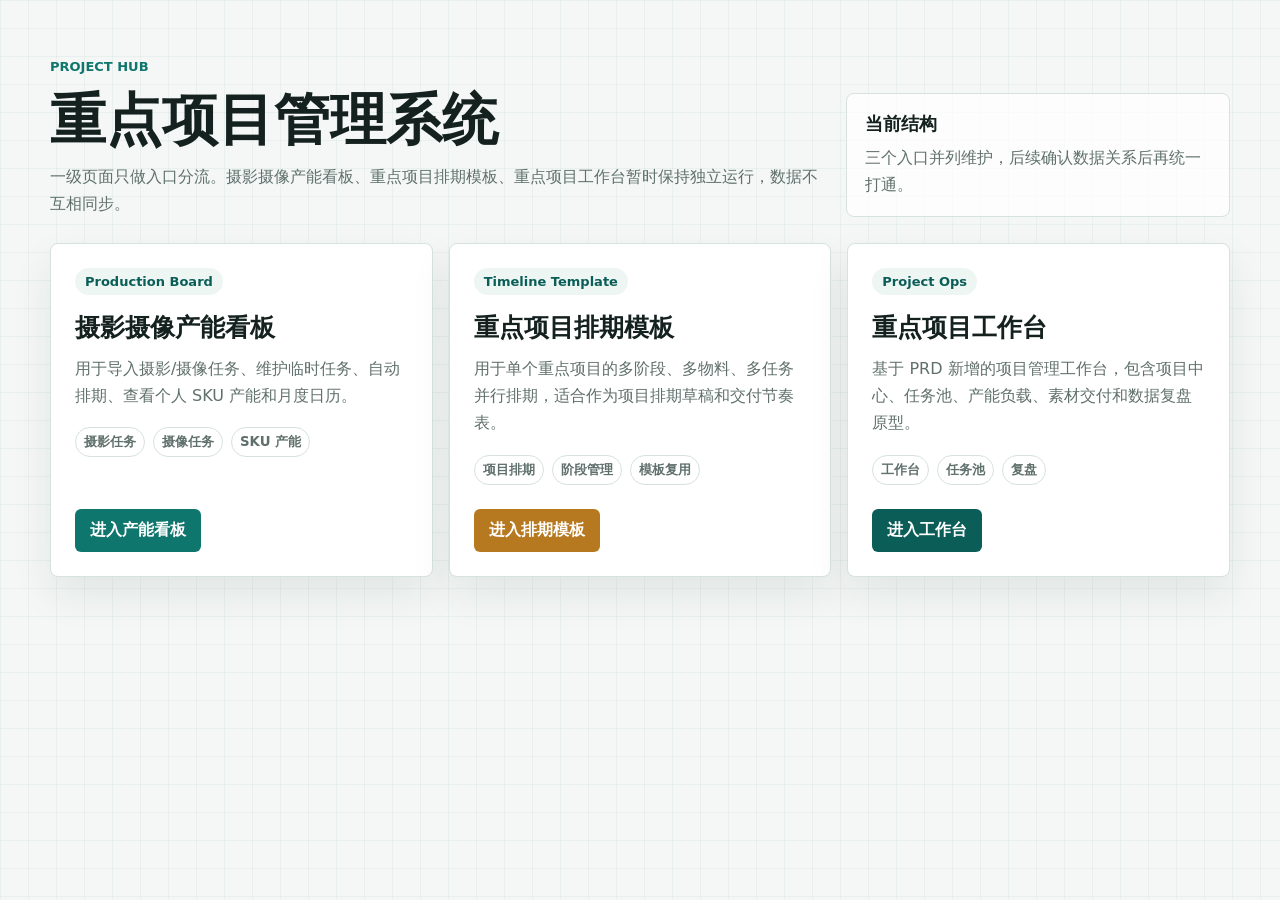
<file: index.html>
<!doctype html>
<html lang="zh-CN">
  <head>
    <meta charset="UTF-8" />
    <meta name="viewport" content="width=device-width, initial-scale=1.0" />
    <title>重点项目管理系统</title>
    <style>
      :root {
        color-scheme: light;
        --bg: #f4f7f6;
        --surface: #ffffff;
        --surface-soft: #eef6f3;
        --text: #14211f;
        --muted: #60706c;
        --line: #d6e2df;
        --primary: #0f766e;
        --primary-dark: #0b5d57;
        --accent: #b7791f;
      }

      * {
        box-sizing: border-box;
      }

      body {
        margin: 0;
        min-height: 100vh;
        font-family: "Microsoft YaHei", "PingFang SC", system-ui, sans-serif;
        color: var(--text);
        background:
          linear-gradient(90deg, rgba(15, 118, 110, 0.05) 1px, transparent 1px),
          linear-gradient(180deg, rgba(15, 118, 110, 0.05) 1px, transparent 1px),
          var(--bg);
        background-size: 28px 28px;
      }

      main {
        width: min(1180px, calc(100% - 44px));
        margin: 0 auto;
        padding: 56px 0;
      }

      header {
        display: grid;
        grid-template-columns: minmax(0, 1.1fr) minmax(280px, 0.55fr);
        gap: 28px;
        align-items: end;
        margin-bottom: 26px;
      }

      p {
        margin: 0;
        color: var(--muted);
        line-height: 1.7;
      }

      h1 {
        margin: 0 0 12px;
        font-size: clamp(32px, 4.5vw, 56px);
        line-height: 1.08;
        max-width: 780px;
      }

      .eyebrow {
        margin-bottom: 12px;
        font-size: 13px;
        font-weight: 800;
        letter-spacing: 0;
        color: var(--primary);
        text-transform: uppercase;
      }

      .status-panel {
        border: 1px solid var(--line);
        border-radius: 8px;
        padding: 18px;
        background: rgba(255, 255, 255, 0.72);
      }

      .status-panel strong {
        display: block;
        margin-bottom: 8px;
        font-size: 18px;
      }

      .project-list {
        display: grid;
        grid-template-columns: repeat(3, minmax(0, 1fr));
        gap: 16px;
      }

      .project-card {
        display: flex;
        min-height: 286px;
        padding: 24px;
        border: 1px solid var(--line);
        border-radius: 8px;
        background: var(--surface);
        color: inherit;
        text-decoration: none;
        flex-direction: column;
        justify-content: space-between;
        box-shadow: 0 18px 42px rgba(18, 33, 31, 0.08);
        transition: transform 160ms ease, border-color 160ms ease, box-shadow 160ms ease;
      }

      .project-card:hover {
        transform: translateY(-2px);
        border-color: rgba(15, 118, 110, 0.5);
        box-shadow: 0 22px 48px rgba(18, 33, 31, 0.12);
      }

      .project-card h2 {
        margin: 0 0 12px;
        font-size: 25px;
        line-height: 1.2;
      }

      .card-kicker {
        display: inline-flex;
        width: fit-content;
        margin-bottom: 18px;
        padding: 6px 10px;
        border-radius: 999px;
        background: var(--surface-soft);
        color: var(--primary-dark);
        font-size: 13px;
        font-weight: 800;
      }

      .project-card span:not(.card-kicker) {
        display: inline-flex;
        width: fit-content;
        margin-top: 24px;
        padding: 11px 15px;
        border-radius: 6px;
        background: var(--primary);
        color: #ffffff;
        font-weight: 800;
      }

      .project-card:nth-child(2) span:not(.card-kicker) {
        background: var(--accent);
      }

      .project-card:nth-child(3) span:not(.card-kicker) {
        background: var(--primary-dark);
      }

      .card-links {
        display: flex;
        flex-wrap: wrap;
        gap: 8px;
        margin-top: 18px;
      }

      .card-links small {
        padding: 5px 8px;
        border: 1px solid var(--line);
        border-radius: 999px;
        color: var(--muted);
        background: #ffffff;
        font-weight: 700;
      }

      @media (max-width: 980px) {
        header,
        .project-list {
          grid-template-columns: 1fr;
        }
      }

      @media (max-width: 640px) {
        main {
          width: min(100% - 28px, 1180px);
          padding: 34px 0;
        }

        .project-card {
          min-height: 240px;
        }
      }
    </style>
  </head>
  <body>
    <main>
      <header>
        <div>
          <p class="eyebrow">Project Hub</p>
          <h1>重点项目管理系统</h1>
          <p>一级页面只做入口分流。摄影摄像产能看板、重点项目排期模板、重点项目工作台暂时保持独立运行，数据不互相同步。</p>
        </div>
        <aside class="status-panel" aria-label="系统状态">
          <strong>当前结构</strong>
          <p>三个入口并列维护，后续确认数据关系后再统一打通。</p>
        </aside>
      </header>

      <section class="project-list" aria-label="项目入口">
        <a class="project-card" href="./projects/capacity-board/index.html?module=capacity">
          <div>
            <span class="card-kicker">Production Board</span>
            <h2>摄影摄像产能看板</h2>
            <p>用于导入摄影/摄像任务、维护临时任务、自动排期、查看个人 SKU 产能和月度日历。</p>
            <div class="card-links" aria-hidden="true">
              <small>摄影任务</small>
              <small>摄像任务</small>
              <small>SKU 产能</small>
            </div>
          </div>
          <span>进入产能看板</span>
        </a>

        <a class="project-card" href="./projects/timeline-template/index.html">
          <div>
            <span class="card-kicker">Timeline Template</span>
            <h2>重点项目排期模板</h2>
            <p>用于单个重点项目的多阶段、多物料、多任务并行排期，适合作为项目排期草稿和交付节奏表。</p>
            <div class="card-links" aria-hidden="true">
              <small>项目排期</small>
              <small>阶段管理</small>
              <small>模板复用</small>
            </div>
          </div>
          <span>进入排期模板</span>
        </a>

        <a class="project-card" href="./projects/capacity-board/index.html?module=workbench">
          <div>
            <span class="card-kicker">Project Ops</span>
            <h2>重点项目工作台</h2>
            <p>基于 PRD 新增的项目管理工作台，包含项目中心、任务池、产能负载、素材交付和数据复盘原型。</p>
            <div class="card-links" aria-hidden="true">
              <small>工作台</small>
              <small>任务池</small>
              <small>复盘</small>
            </div>
          </div>
          <span>进入工作台</span>
        </a>
      </section>
    </main>
  </body>
</html>
</file>
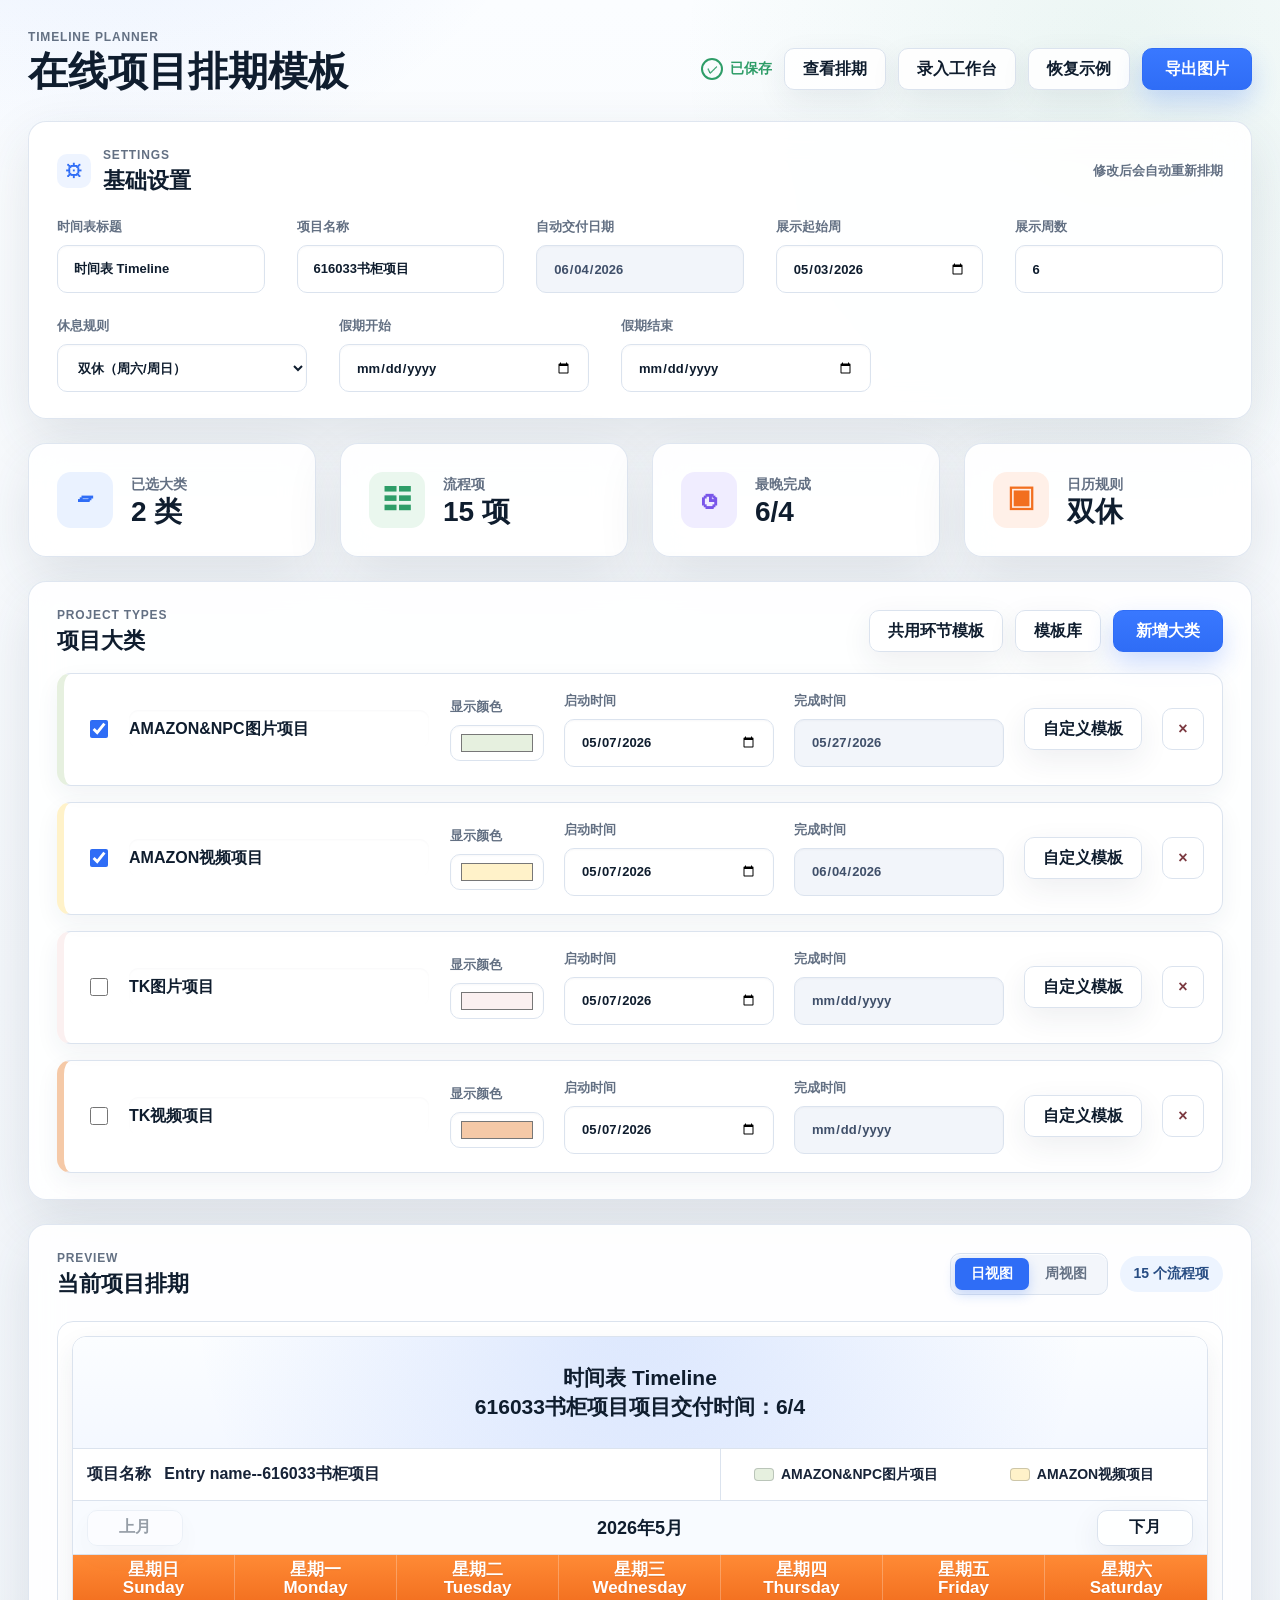
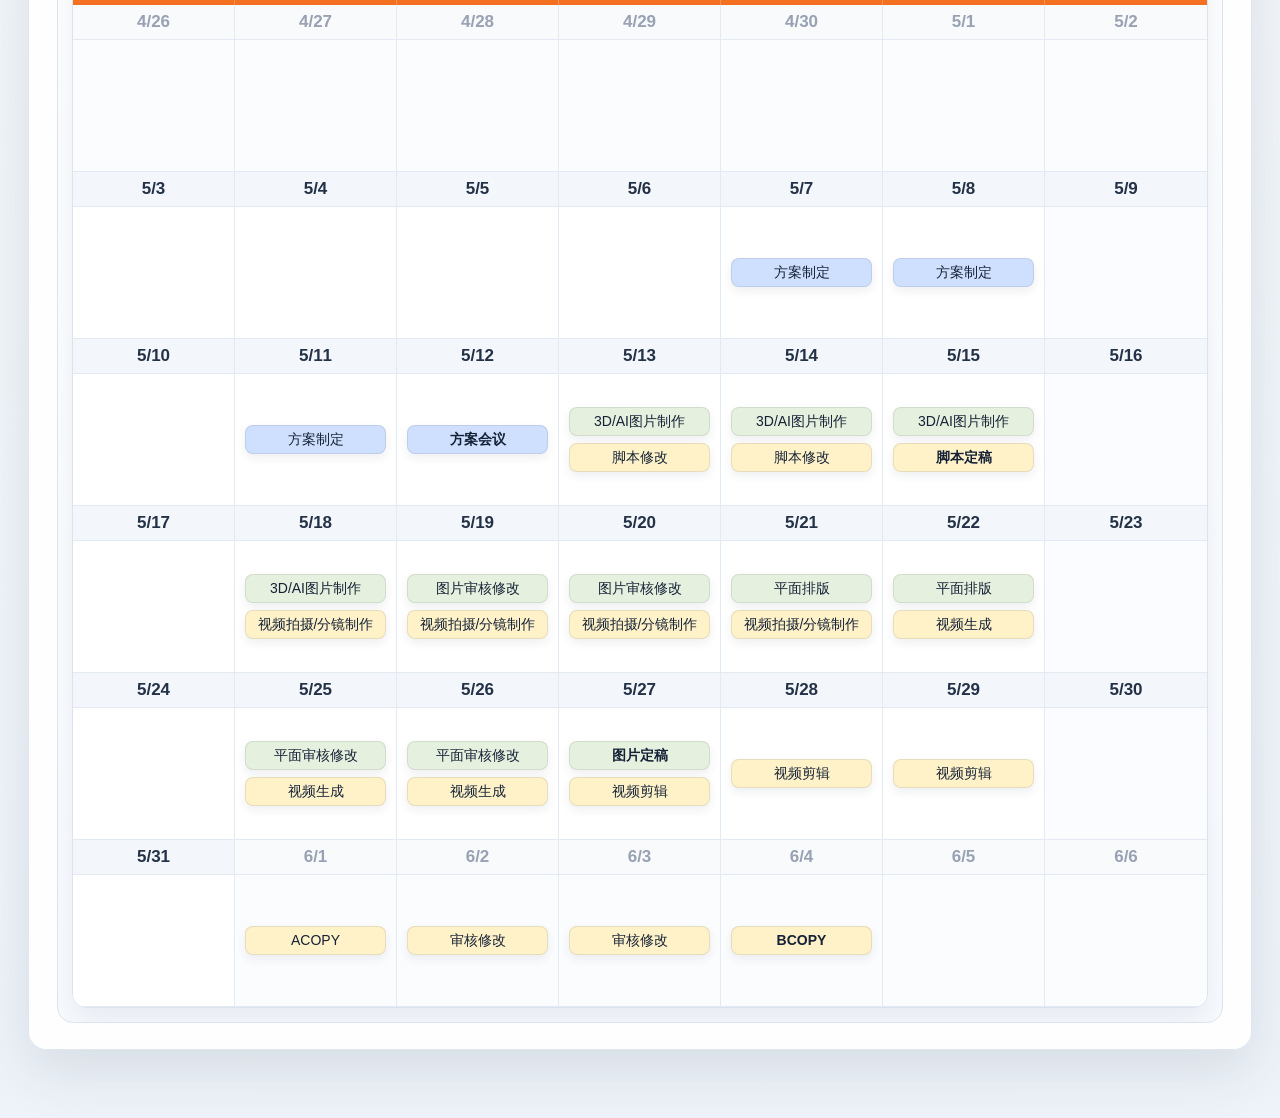
<file: projects/timeline-template/index.html>
<!doctype html>
<html lang="zh-CN">
  <head>
    <meta charset="UTF-8" />
    <meta name="viewport" content="width=device-width, initial-scale=1.0" />
    <meta name="description" content="在线项目排期模板，支持项目大类、环节模板、休息日、假期与图片导出。" />
    <title>在线项目排期模板</title>
    <link rel="stylesheet" href="./styles.css" />
  </head>
  <body>
    <main class="app-shell">
      <header class="hero-bar">
        <div class="hero-copy">
          <p class="eyebrow">Timeline Planner</p>
          <h1>在线项目排期模板</h1>
        </div>
        <div class="hero-actions">
          <span id="saveStatus" class="save-status">已保存</span>
          <button class="ghost-button" id="jumpPreviewBtn" type="button">查看排期</button>
          <button class="ghost-button" id="importWorkbenchBtn" type="button">录入工作台</button>
          <button class="ghost-button" id="resetBtn" type="button">恢复示例</button>
          <button class="primary-button" id="exportBtn" type="button">导出图片</button>
        </div>
      </header>

      <section class="panel settings-panel">
        <div class="section-head">
          <div class="section-title">
            <span class="section-icon">⚙</span>
            <div>
              <p class="eyebrow">Settings</p>
              <h2>基础设置</h2>
            </div>
          </div>
          <span class="hint-text">修改后会自动重新排期</span>
        </div>
        <div class="form-grid">
          <label>时间表标题<input id="timelineTitle" value="时间表 Timeline" /></label>
          <label>项目名称<input id="projectName" value="616033书柜项目" /></label>
          <label>自动交付日期<input id="deliveryDate" type="date" readonly /></label>
          <label>展示起始周<input id="calendarStart" type="date" value="2026-05-03" /></label>
          <label>展示周数<input id="weekCount" type="number" min="2" max="100" value="6" /></label>
        </div>
        <div class="rule-grid">
          <label>
            休息规则
            <select id="restMode">
              <option value="none">无休</option>
              <option value="single">单休（周日）</option>
              <option value="double" selected>双休（周六/周日）</option>
            </select>
          </label>
          <label>假期开始<input id="holidayStart" type="date" /></label>
          <label>假期结束<input id="holidayEnd" type="date" /></label>
        </div>
      </section>

      <section class="summary-strip" aria-label="排期摘要">
        <article class="summary-card">
          <span class="summary-icon blue">▱</span>
          <div>
            <span>已选大类</span>
            <strong id="selectedTypeCount">0</strong>
          </div>
        </article>
        <article class="summary-card">
          <span class="summary-icon green">☷</span>
          <div>
            <span>流程项</span>
            <strong id="summaryItemCount">0</strong>
          </div>
        </article>
        <article class="summary-card">
          <span class="summary-icon violet">◷</span>
          <div>
            <span>最晚完成</span>
            <strong id="summaryDelivery">-</strong>
          </div>
        </article>
        <article class="summary-card">
          <span class="summary-icon orange">▣</span>
          <div>
            <span>日历规则</span>
            <strong id="summaryRules">-</strong>
          </div>
        </article>
      </section>

      <section class="panel">
        <div class="section-head project-head">
          <div>
            <p class="eyebrow">Project Types</p>
            <h2>项目大类</h2>
          </div>
          <div class="actions">
            <button class="ghost-button" id="editCommonBtn" type="button">共用环节模板</button>
            <button class="ghost-button" id="templateLibraryBtn" type="button">模板库</button>
            <button class="primary-button" id="addTypeBtn" type="button">新增大类</button>
          </div>
        </div>
        <div id="typeList" class="type-list"></div>
      </section>

      <section class="panel" id="previewPanel">
        <div class="section-head preview-head">
          <div>
            <p class="eyebrow">Preview</p>
            <h2>当前项目排期</h2>
          </div>
          <div class="preview-actions">
            <div class="view-switch" role="tablist" aria-label="排期视图">
              <button id="dayViewBtn" class="view-switch-button is-active" type="button" role="tab" aria-selected="true">日视图</button>
              <button id="weekViewBtn" class="view-switch-button" type="button" role="tab" aria-selected="false">周视图</button>
            </div>
            <span id="itemCount" class="status-pill"></span>
          </div>
        </div>
        <div class="timeline-scroll">
          <div id="timeline" class="timeline"></div>
        </div>
      </section>
    </main>

    <section id="templatePage" class="template-page" hidden>
      <div class="template-shell">
        <header class="template-header">
          <div>
            <p class="eyebrow">Template Editor</p>
            <h2 id="templateTitle">自定义模板</h2>
          </div>
          <div class="actions">
            <button class="ghost-button" id="saveAsLibraryBtn" type="button">保存为模板</button>
            <button class="ghost-button" id="addNodeBtn" type="button">新增节点</button>
            <button class="primary-button" id="backBtn" type="button">返回排期</button>
          </div>
        </header>
        <p class="template-tip">拖动左侧手柄可调整环节顺序，修改后会自动更新完成时间和日历。</p>
        <div id="nodeList" class="node-list"></div>
      </div>
    </section>

    <div id="toast" class="toast" hidden></div>
    <script src="../../shared/schemas/timeline-workbench-bridge.js"></script>
    <script src="./script.js"></script>
  </body>
</html>
</file>
<file: projects/timeline-template/styles.css>
:root {
  --bg: #f4f7fb;
  --bg-2: #eef3f9;
  --panel: rgba(255, 255, 255, 0.9);
  --panel-solid: #ffffff;
  --text: #0f1d2e;
  --muted: #637083;
  --line: #dbe3ee;
  --line-strong: #202a38;
  --blue: #2f6df6;
  --blue-dark: #1f56d8;
  --green: #2e9d68;
  --orange: #f26f1f;
  --radius: 18px;
  --radius-inner: 10px;
  --shadow: 0 20px 55px rgba(38, 55, 77, 0.12);
  --soft-shadow: 0 10px 30px rgba(38, 55, 77, 0.08);
}

* { box-sizing: border-box; }
[hidden] { display: none !important; }
html { scroll-behavior: smooth; }
body {
  margin: 0;
  color: var(--text);
  font-family: "Microsoft YaHei", "PingFang SC", "Segoe UI", Arial, sans-serif;
  background:
    radial-gradient(circle at 8% -12%, rgba(47, 109, 246, 0.13), transparent 32rem),
    radial-gradient(circle at 88% 2%, rgba(46, 157, 104, 0.08), transparent 28rem),
    linear-gradient(180deg, #fbfdff 0%, var(--bg) 36%, var(--bg-2) 100%);
}

button, input, select { font: inherit; }
button:disabled { cursor: not-allowed; opacity: .42; }

.app-shell, .template-page {
  min-height: 100vh;
  width: min(100%, 1480px);
  margin: 0 auto;
  padding: 30px 28px 44px;
}

.hero-bar {
  display: flex;
  align-items: flex-start;
  justify-content: space-between;
  gap: 24px;
  margin-bottom: 28px;
}

.hero-copy h1 {
  margin: 0;
  font-size: clamp(30px, 3.1vw, 44px);
  line-height: 1.08;
  font-weight: 900;
  letter-spacing: 0;
  text-wrap: balance;
}

.eyebrow {
  margin: 0 0 6px;
  color: var(--muted);
  font-size: 12px;
  font-weight: 900;
  letter-spacing: .07em;
  text-transform: uppercase;
}

.hero-actions,
.actions,
.section-head,
.section-title {
  display: flex;
  align-items: center;
  gap: 12px;
}

.hero-actions {
  justify-content: flex-end;
  flex-wrap: wrap;
  padding-top: 18px;
}

.panel,
.summary-card,
.template-header,
.node-row {
  background: var(--panel);
  border: 1px solid rgba(219, 227, 238, 0.88);
  border-radius: var(--radius);
  box-shadow: var(--shadow);
  backdrop-filter: blur(16px);
}

.panel {
  padding: 26px 28px;
  margin-bottom: 24px;
}

.section-head {
  justify-content: space-between;
  margin-bottom: 24px;
}

.section-head h2,
.template-header h2 {
  margin: 0;
  font-size: 22px;
  line-height: 1.2;
  font-weight: 900;
}

.section-icon {
  display: grid;
  place-items: center;
  width: 34px;
  height: 34px;
  border-radius: 10px;
  color: var(--blue);
  background: #eef4ff;
  font-size: 18px;
  font-weight: 900;
}

.hint-text {
  color: var(--muted);
  font-size: 13px;
  font-weight: 800;
}

.primary-button,
.ghost-button,
.delete-button {
  min-height: 42px;
  border-radius: var(--radius-inner);
  cursor: pointer;
  font-weight: 900;
  transition: transform .18s ease, box-shadow .18s ease, border-color .18s ease, background .18s ease, color .18s ease;
}

.primary-button {
  padding: 0 22px;
  border: 1px solid var(--blue);
  color: #fff;
  background: linear-gradient(180deg, #3978ff, var(--blue));
  box-shadow: 0 12px 26px rgba(47, 109, 246, .24);
}

.ghost-button {
  padding: 0 18px;
  border: 1px solid var(--line);
  color: var(--text);
  background: rgba(255, 255, 255, .9);
  box-shadow: var(--soft-shadow);
}

.delete-button {
  display: grid;
  place-items: center;
  width: 42px;
  border: 1px solid var(--line);
  color: #7b3940;
  background: rgba(255, 255, 255, .92);
}

.primary-button:hover,
.ghost-button:hover,
.delete-button:hover {
  transform: translateY(-1px);
}

.primary-button:hover { background: linear-gradient(180deg, #2f6df6, var(--blue-dark)); }
.ghost-button:hover { border-color: #b9c8df; color: var(--blue); }
.delete-button:hover { border-color: #f2bec4; background: #fff7f8; }
.primary-button:active,
.ghost-button:active,
.delete-button:active { transform: translateY(1px) scale(.99); }

button:focus-visible,
input:focus-visible,
select:focus-visible {
  outline: 3px solid rgba(47, 109, 246, .18);
  outline-offset: 2px;
}

.save-status {
  display: inline-flex;
  align-items: center;
  gap: 7px;
  color: var(--green);
  font-size: 14px;
  font-weight: 900;
}

.save-status::before {
  content: "✓";
  display: grid;
  place-items: center;
  width: 18px;
  height: 18px;
  border: 2px solid currentColor;
  border-radius: 50%;
  font-size: 11px;
}

.save-status.dirty { color: #b66b18; }
.save-status.dirty::before { content: "•"; }

.form-grid,
.rule-grid {
  display: grid;
  gap: 24px 32px;
}

.form-grid { grid-template-columns: repeat(5, minmax(150px, 1fr)); }
.rule-grid {
  grid-template-columns: repeat(3, minmax(180px, 250px));
  margin-top: 24px;
}

label {
  display: grid;
  gap: 9px;
  color: var(--muted);
  font-size: 13px;
  font-weight: 800;
}

input,
select {
  width: 100%;
  min-width: 0;
  height: 48px;
  border: 1px solid var(--line);
  border-radius: var(--radius-inner);
  padding: 0 16px;
  color: var(--text);
  background: rgba(255, 255, 255, .88);
  font-weight: 800;
  box-shadow: inset 0 1px 2px rgba(20, 35, 55, .03);
  transition: border-color .18s ease, box-shadow .18s ease, background .18s ease;
}

input:hover,
select:hover { border-color: #b9c8df; }
input:focus,
select:focus {
  border-color: var(--blue);
  background: #fff;
  outline: none;
  box-shadow: 0 0 0 4px rgba(47, 109, 246, .11);
}
input[readonly] { background: #f2f5fa; color: #40506a; }

.summary-strip {
  display: grid;
  grid-template-columns: repeat(4, minmax(170px, 1fr));
  gap: 24px;
  margin-bottom: 24px;
}

.summary-card {
  display: flex;
  align-items: center;
  gap: 18px;
  min-height: 114px;
  padding: 24px 28px;
}

.summary-card span:not(.summary-icon) {
  color: var(--muted);
  font-size: 14px;
  font-weight: 800;
}

.summary-card strong {
  display: block;
  margin-top: 4px;
  font-size: 28px;
  line-height: 1;
  font-weight: 900;
  font-variant-numeric: tabular-nums;
}

.summary-icon {
  display: grid;
  place-items: center;
  width: 56px;
  height: 56px;
  border-radius: 14px;
  font-size: 28px;
  font-weight: 900;
}
.summary-icon.blue { color: var(--blue); background: #eaf2ff; }
.summary-icon.green { color: var(--green); background: #eaf7ee; }
.summary-icon.violet { color: #7956e9; background: #f0edff; }
.summary-icon.orange { color: var(--orange); background: #fff0e8; }

.project-head { margin-bottom: 18px; }
.type-list { display: grid; gap: 16px; }

.type-row {
  display: grid;
  grid-template-columns: minmax(300px, 1fr) 94px minmax(170px, 210px) minmax(170px, 210px) auto 42px;
  align-items: center;
  gap: 20px;
  padding: 18px 18px 18px 22px;
  border: 1px solid var(--line);
  border-left: 7px solid var(--type-color);
  border-radius: 14px;
  background: rgba(255, 255, 255, .76);
  box-shadow: 0 9px 24px rgba(38, 55, 77, 0.06);
  transition: transform .18s ease, border-color .18s ease, box-shadow .18s ease, background .18s ease;
}

.type-row:hover {
  transform: translateY(-1px);
  border-color: #c8d4e5;
  background: #fff;
  box-shadow: 0 14px 28px rgba(38, 55, 77, 0.09);
}

.type-check {
  display: grid;
  grid-template-columns: 24px minmax(0, 1fr);
  align-items: center;
  gap: 18px;
  min-width: 0;
}

.type-check input[type="checkbox"] {
  width: 18px;
  height: 18px;
  padding: 0;
  accent-color: var(--blue);
}

.type-name {
  height: 40px;
  border-color: transparent;
  background: transparent;
  padding-inline: 0;
  font-size: 16px;
  font-weight: 900;
  overflow: hidden;
  text-overflow: ellipsis;
}

.type-name:focus {
  padding-inline: 12px;
  border-color: var(--line);
  background: #fff;
}

.color-field input {
  height: 36px;
  padding: 4px 8px;
}

.status-pill {
  display: inline-grid;
  place-items: center;
  min-height: 36px;
  padding: 0 14px;
  border-radius: 999px;
  color: #274c83;
  background: #edf4ff;
  font-size: 14px;
  font-weight: 900;
}

.preview-head,
.preview-actions {
  display: flex;
  align-items: center;
}

.preview-head {
  justify-content: space-between;
  gap: 18px;
}

.preview-actions {
  justify-content: flex-end;
  gap: 12px;
}

.view-switch {
  display: inline-grid;
  grid-template-columns: repeat(2, minmax(74px, 1fr));
  padding: 4px;
  border: 1px solid var(--line);
  border-radius: 10px;
  background: #f3f6fb;
  box-shadow: inset 0 1px 0 rgba(255, 255, 255, .8);
}

.view-switch-button {
  min-height: 32px;
  border: 0;
  border-radius: 7px;
  color: #647184;
  background: transparent;
  font: inherit;
  font-size: 14px;
  font-weight: 900;
  cursor: pointer;
}

.view-switch-button.is-active {
  color: #fff;
  background: var(--blue);
  box-shadow: 0 5px 12px rgba(47, 109, 246, .22);
}

.timeline-scroll {
  overflow: auto;
  margin-top: 12px;
  padding: 14px;
  border: 1px solid var(--line);
  border-radius: 16px;
  background:
    linear-gradient(180deg, rgba(255, 255, 255, .92), rgba(247, 250, 255, .92));
  box-shadow: inset 0 1px 0 rgba(255, 255, 255, .9);
}

.timeline {
  min-width: 1050px;
  overflow: hidden;
  border: 1px solid var(--line);
  border-radius: 14px;
  background: #fff;
  box-shadow: 0 12px 28px rgba(38, 55, 77, 0.08);
}

.timeline.is-week-view {
  min-width: 1050px;
}

.month-nav {
  display: grid;
  grid-template-columns: 96px 1fr 96px;
  align-items: center;
  gap: 12px;
  min-height: 54px;
  padding: 8px 14px;
  border-bottom: 1px solid var(--line);
  background: #f8fbff;
}

.month-nav strong {
  text-align: center;
  font-size: 18px;
  font-weight: 900;
}

.month-nav-button {
  min-height: 36px;
  padding: 0 12px;
}

.timeline-title {
  display: grid;
  place-items: center;
  min-height: 112px;
  border: 0;
  border-bottom: 1px solid var(--line);
  text-align: center;
  color: var(--text);
  background:
    radial-gradient(circle at 50% -50%, rgba(47, 109, 246, .16), transparent 28rem),
    linear-gradient(180deg, #fbfdff 0%, #f4f8ff 100%);
  font-size: 21px;
  font-weight: 900;
  line-height: 1.38;
}

.project-row {
  display: grid;
  grid-template-columns: 4fr 3fr;
  min-height: 52px;
  border-bottom: 1px solid var(--line);
  color: #172337;
  background: #fff;
  font-size: 16px;
  font-weight: 900;
}

.project-row > div {
  display: grid;
  align-items: center;
  padding: 8px 14px;
  border-right: 1px solid var(--line);
}
.project-row > div:last-child { border-right: 0; }

.legend-list {
  display: grid;
  grid-template-columns: repeat(2, minmax(0, 1fr));
  gap: 5px 14px;
}

.legend-item {
  display: inline-flex;
  align-items: center;
  justify-content: center;
  gap: 7px;
  white-space: nowrap;
  font-size: 14px;
}

.legend-swatch {
  width: 20px;
  height: 13px;
  border: 1px solid rgba(31, 41, 51, 0.22);
  border-radius: 4px;
}

.week-header,
.calendar-grid {
  display: grid;
  grid-template-columns: repeat(7, 1fr);
}

.weekday {
  min-height: 50px;
  padding-top: 6px;
  border-right: 1px solid rgba(255, 255, 255, .26);
  color: #fff;
  background: linear-gradient(180deg, #ff8a35, var(--orange));
  text-align: center;
  font-size: 17px;
  font-weight: 900;
  line-height: 1.08;
  text-shadow: 0 1px 0 rgba(126, 54, 15, .18);
}

.weekday:last-child,
.date-cell:nth-child(7n),
.task-cell:nth-child(7n) { border-right: 0; }

.date-cell,
.task-cell {
  border-right: 1px solid #e3eaf4;
  border-bottom: 1px solid #e3eaf4;
  text-align: center;
}

.date-cell {
  min-height: 34px;
  color: #243247;
  background: #f3f6fa;
  font-size: 17px;
  font-weight: 800;
  line-height: 34px;
  font-variant-numeric: tabular-nums;
}

.date-cell.is-outside-month,
.date-cell.is-outside-range {
  color: #98a2b3;
  background: #f8fafc;
}

.task-cell {
  min-height: 132px;
  display: grid;
  place-items: center;
  padding: 10px;
  background: #ffffff;
  font-size: 14px;
  line-height: 1.2;
}

.task-cell:nth-child(14n + 1),
.task-cell:nth-child(14n) {
  background: #fafcff;
}

.task-cell.is-outside-month,
.task-cell.is-outside-range {
  background: #fbfcfe;
}

.task-stack { display: grid; gap: 7px; width: 100%; }
.task-pill {
  display: grid;
  place-items: center;
  min-height: 28px;
  padding: 5px 8px;
  border: 1px solid rgba(31, 41, 51, .10);
  border-radius: 8px;
  color: #152236;
  box-shadow: 0 4px 10px rgba(38, 55, 77, .08);
  word-break: break-word;
}
.task-pill strong { font-weight: 900; }
.holiday-cell { background: #f6f8fc; }
.holiday-label {
  display: grid;
  place-items: center;
  width: 100%;
  min-height: 38px;
  border: 1px dashed #a9b5c6;
  border-radius: 9px;
  background: #fff;
  color: #687483;
  font-weight: 900;
}

.week-board {
  padding: 14px;
  background: #f8fbff;
}

.week-board-grid {
  display: grid;
  grid-template-columns: repeat(var(--week-columns), minmax(170px, 1fr));
  align-items: stretch;
  min-width: max-content;
}

.week-card {
  display: grid;
  grid-template-rows: auto 1fr;
  min-height: 228px;
  border-right: 1px solid #e3eaf4;
  border-bottom: 1px solid #e3eaf4;
  background: #fff;
}

.week-card:nth-child(6n + 1) {
  border-left: 1px solid #e3eaf4;
}

.week-card-head {
  display: grid;
  gap: 3px;
  min-height: 62px;
  padding: 10px 12px;
  border-bottom: 1px solid rgba(255, 255, 255, .28);
  color: #fff;
  background: linear-gradient(180deg, #ff8a35, var(--orange));
  text-align: center;
}

.week-card-head strong {
  font-size: 16px;
  font-weight: 900;
}

.week-card-head span {
  font-size: 12px;
  font-weight: 800;
  opacity: .9;
}

.week-card-body {
  display: grid;
  align-content: start;
  gap: 8px;
  padding: 10px;
}

.week-task-stack {
  display: grid;
  gap: 7px;
}

.week-task-pill {
  min-height: 34px;
  font-size: 14px;
}

.week-holiday-note,
.week-empty {
  display: grid;
  place-items: center;
  min-height: 27px;
  border-radius: 7px;
  color: #687483;
  background: #f3f6fa;
  font-size: 12px;
  font-weight: 800;
}

.week-empty {
  min-height: 60px;
  border: 1px dashed #c7d0dc;
  background: #fbfcfe;
}

.template-page { padding-top: 18px; }
.template-shell { max-width: 1100px; margin: 0 auto; }
.template-header {
  display: flex;
  align-items: center;
  justify-content: space-between;
  gap: 16px;
  padding: 20px 24px;
}
.template-tip {
  margin: 14px 2px 16px;
  color: var(--muted);
  font-size: 14px;
  font-weight: 800;
}
.node-list { display: grid; gap: 14px; }
.node-row {
  display: grid;
  grid-template-columns: 34px 1fr 160px 160px 42px;
  align-items: end;
  gap: 16px;
  padding: 16px;
  cursor: grab;
}
.drag-handle {
  align-self: center;
  color: var(--muted);
  font-size: 20px;
  font-weight: 900;
  text-align: center;
}
.node-row.dragging { opacity: .62; }
.node-row.drag-over {
  border-color: var(--blue);
  box-shadow: 0 0 0 4px rgba(47, 109, 246, .12);
}

.export-overlay {
  position: fixed;
  inset: 0;
  z-index: 50;
  display: grid;
  place-items: center;
  padding: 28px;
  background: rgba(15, 29, 46, 0.45);
}
.export-dialog {
  display: grid;
  gap: 14px;
  width: min(1120px, 100%);
  max-height: calc(100vh - 56px);
  padding: 18px;
  background: #fff;
  border: 1px solid var(--line);
  border-radius: var(--radius);
  box-shadow: 0 26px 80px rgba(15, 29, 46, 0.28);
}
.export-dialog-header,
.export-actions {
  display: flex;
  align-items: center;
  justify-content: space-between;
  gap: 12px;
}
.export-preview {
  overflow: auto;
  max-height: min(68vh, 760px);
  border: 1px solid var(--line);
  border-radius: 12px;
  background: #f8fafc;
}
.export-preview img {
  display: block;
  width: 100%;
  min-width: 760px;
  height: auto;
}
.export-actions {
  justify-content: flex-end;
  flex-wrap: wrap;
}
.export-actions a {
  display: inline-flex;
  align-items: center;
  text-decoration: none;
}

.template-library-dialog,
.project-type-dialog {
  width: min(820px, 100%);
}

.template-name-dialog {
  display: grid;
  gap: 18px;
  width: min(440px, 100%);
  padding: 20px;
  border: 1px solid var(--line);
  border-radius: var(--radius);
  background: #fff;
  box-shadow: 0 26px 80px rgba(15, 29, 46, 0.28);
}

.template-library-list {
  display: grid;
  gap: 10px;
  overflow: auto;
  max-height: min(56vh, 560px);
  padding-right: 2px;
}

.library-template-item {
  display: flex;
  align-items: center;
  justify-content: space-between;
  gap: 16px;
  padding: 14px;
  border: 1px solid var(--line);
  border-radius: 10px;
  background: #f8fbff;
}

.library-template-main {
  display: grid;
  gap: 5px;
  min-width: 0;
}

.library-template-name {
  width: min(330px, 100%);
  height: 36px;
  padding: 0 8px;
  border-color: transparent;
  background: transparent;
  color: var(--text);
  font-size: 16px;
  font-weight: 900;
}

.library-template-name:focus {
  border-color: var(--line);
  background: #fff;
}

.library-template-main span,
.template-library-empty {
  margin: 0;
  color: var(--muted);
  font-size: 13px;
  font-weight: 800;
}

.library-template-actions {
  display: flex;
  align-items: center;
  justify-content: flex-end;
  gap: 8px;
  flex-wrap: wrap;
}

.library-template-actions .primary-button,
.library-template-actions .ghost-button {
  min-height: 36px;
  padding-inline: 13px;
}

.type-creation-options {
  display: grid;
  grid-template-columns: repeat(2, minmax(0, 1fr));
  gap: 14px;
}

.type-creation-option {
  display: grid;
  gap: 8px;
  min-height: 148px;
  padding: 18px;
  border: 1px solid var(--line);
  border-radius: 10px;
  color: var(--text);
  background: #f8fbff;
  text-align: left;
  cursor: pointer;
  transition: transform .18s ease, border-color .18s ease, box-shadow .18s ease, background .18s ease;
}

.type-creation-option:hover {
  transform: translateY(-1px);
  border-color: #adc5f8;
  background: #fff;
  box-shadow: 0 12px 28px rgba(38, 55, 77, .10);
}

.type-creation-option strong {
  font-size: 17px;
  font-weight: 900;
}

.type-creation-option span {
  color: var(--muted);
  font-size: 13px;
  font-weight: 800;
  line-height: 1.55;
}

.workbench-import-dialog {
  width: min(1280px, 100%);
}

.workbench-import-body {
  display: grid;
  gap: 18px;
  overflow: auto;
  max-height: min(72vh, 780px);
  padding-right: 4px;
}

.workbench-import-section {
  display: grid;
  gap: 12px;
  padding: 16px;
  border: 1px solid var(--line);
  border-radius: 12px;
  background: #f8fafc;
}

.workbench-import-section h3 {
  margin: 0;
  font-size: 16px;
}

.workbench-project-grid {
  display: grid;
  grid-template-columns: repeat(4, minmax(150px, 1fr));
  gap: 12px;
}

.workbench-task-preview {
  overflow: auto;
  border: 1px solid var(--line);
  border-radius: 12px;
  background: #fff;
}

.workbench-task-preview table {
  width: 100%;
  min-width: 1160px;
  border-collapse: collapse;
}

.workbench-task-preview th,
.workbench-task-preview td {
  padding: 10px;
  border-bottom: 1px solid var(--line);
  text-align: left;
  vertical-align: top;
  font-size: 13px;
}

.workbench-task-preview th {
  position: sticky;
  top: 0;
  z-index: 1;
  color: var(--muted);
  background: #f2f6fb;
  font-size: 12px;
  font-weight: 900;
}

.workbench-task-preview tr:last-child td { border-bottom: 0; }
.workbench-task-preview tr.needs-review td { background: #fff8ed; }
.workbench-task-preview tr.excluded td { color: #7b8391; background: #f8fafc; }

.workbench-task-preview input,
.workbench-task-preview select {
  height: 38px;
  padding: 0 10px;
  font-size: 13px;
}

.workbench-task-preview input[type="checkbox"] {
  width: 18px;
  height: 18px;
  box-shadow: none;
}

.workbench-module-picker {
  display: grid;
  grid-template-columns: repeat(2, minmax(92px, 1fr));
  gap: 6px 10px;
  min-width: 220px;
}

.workbench-module-picker label {
  display: flex;
  align-items: center;
  gap: 6px;
  color: var(--text);
  font-size: 12px;
  font-weight: 800;
}

.workbench-module-picker input {
  flex: 0 0 auto;
}

.workbench-note-input {
  min-width: 260px;
}

.workbench-final-preview {
  overflow: auto;
  border: 1px solid var(--line);
  border-radius: 12px;
  background: #fff;
}

.workbench-final-preview table {
  width: 100%;
  min-width: 760px;
  border-collapse: collapse;
}

.workbench-final-preview th,
.workbench-final-preview td {
  padding: 10px 12px;
  border-bottom: 1px solid var(--line);
  text-align: left;
  font-size: 13px;
}

.workbench-final-preview th {
  color: var(--muted);
  background: #f2f6fb;
  font-size: 12px;
  font-weight: 900;
}

.workbench-final-preview tr:last-child td { border-bottom: 0; }

.workbench-final-owner-input {
  min-width: 160px;
  height: 38px;
  padding: 0 10px;
  font-size: 13px;
}

.workbench-import-empty {
  margin: 0;
  color: var(--muted);
  font-size: 13px;
  font-weight: 800;
}

.workbench-review-badge {
  display: inline-flex;
  align-items: center;
  min-height: 24px;
  padding: 0 8px;
  border-radius: 999px;
  color: #9a4d00;
  background: #fff0d8;
  font-size: 12px;
  font-weight: 900;
}

.workbench-ok-badge {
  color: var(--green);
  font-size: 12px;
  font-weight: 900;
}

.workbench-import-message {
  min-height: 22px;
  color: var(--muted);
  font-size: 13px;
  font-weight: 800;
}

.workbench-import-message.warning { color: #b66b18; }

.toast {
  position: fixed;
  right: 24px;
  bottom: 24px;
  z-index: 60;
  max-width: 360px;
  padding: 13px 15px;
  border-radius: 12px;
  background: #102033;
  color: #fff;
  font-weight: 900;
  box-shadow: 0 18px 44px rgba(15, 29, 46, 0.24);
}

@media (max-width: 1180px) {
  .form-grid { grid-template-columns: repeat(3, minmax(150px, 1fr)); }
  .rule-grid { grid-template-columns: repeat(3, minmax(150px, 1fr)); }
  .summary-strip { grid-template-columns: repeat(2, minmax(170px, 1fr)); }
  .type-row { grid-template-columns: minmax(260px, 1fr) 110px 1fr 1fr; }
  .node-row { grid-template-columns: 34px 1fr 1fr; }
}

@media (max-width: 760px) {
  .app-shell, .template-page { padding: 20px 14px 34px; }
  .hero-bar,
  .section-head,
  .template-header {
    align-items: stretch;
    flex-direction: column;
  }
  .hero-actions,
  .actions,
  .preview-actions { justify-content: flex-start; flex-wrap: wrap; }
  .month-nav { grid-template-columns: 1fr; }
  .panel { padding: 20px 16px; }
  .form-grid,
  .rule-grid,
  .summary-strip,
  .workbench-project-grid,
  .type-row,
  .node-row { grid-template-columns: 1fr; }
  .library-template-item { align-items: stretch; flex-direction: column; }
  .library-template-actions { justify-content: flex-start; }
  .type-creation-options { grid-template-columns: 1fr; }
  .summary-card { min-height: 94px; }
  .hero-copy h1 { font-size: 30px; }
}
</file>
